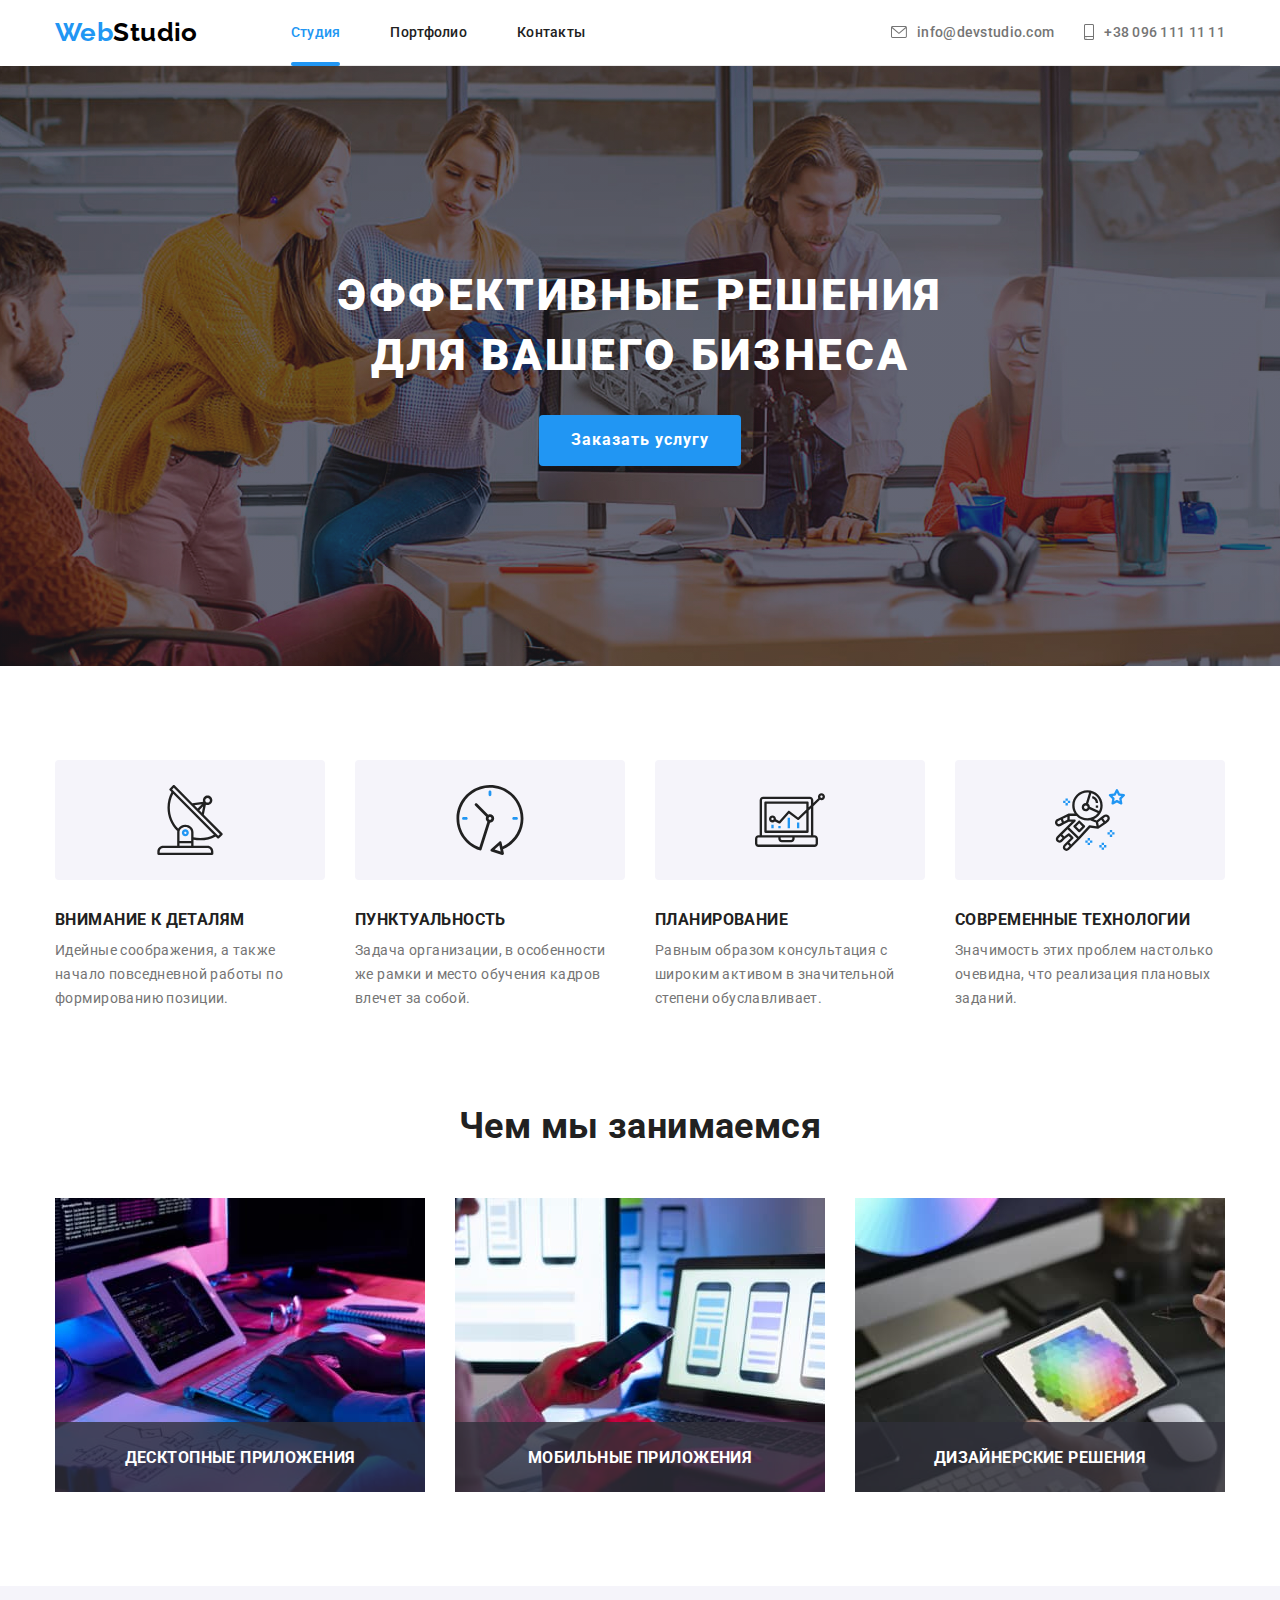
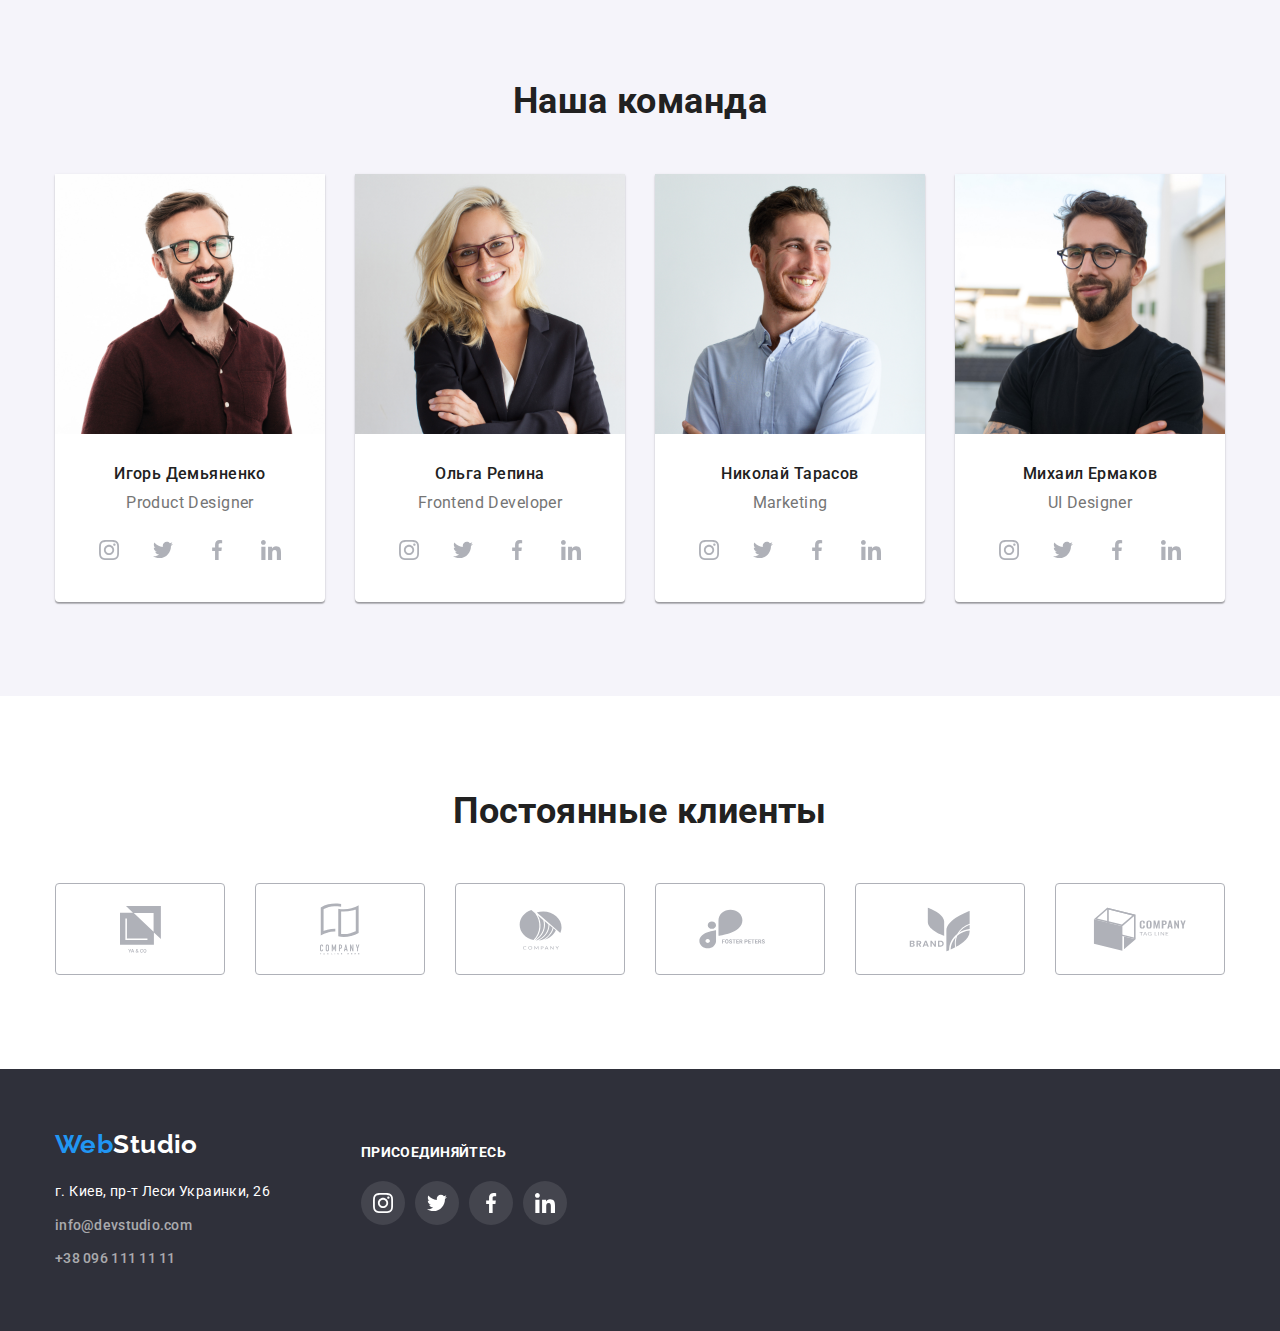
<file: index.html>
<!DOCTYPE html>
<html lang="ru">
  <head>
    <meta charset="UTF-8" />
    <meta http-equiv="X-UA-Compatible" content="IE=edge" />
    <meta name="viewport" content="width=device-width, initial-scale=1.0" />
    <title>Студия</title>
    <link rel="preconnect" href="https://fonts.googleapis.com" />
    <link rel="preconnect" href="https://fonts.gstatic.com" crossorigin />
    <link
      rel="stylesheet"
      href="https://fonts.googleapis.com/css2?family=Raleway:wght@700&family=Roboto:wght@400;500;700;900&display=swap"
    />
    <link
      rel="stylesheet"
      href="https://cdnjs.cloudflare.com/ajax/libs/modern-normalize/1.0.0/modern-normalize.min.css"
    />
    <link rel="stylesheet" href="./css/styles.css" />
  </head>

  <body>
    <!-- Шапка сайта -->
    <header>
      <div class="container">
        <nav class="site-nav">
          <a class="logo" href="./index.html"><span>Web</span>Studio</a>
          <ul class="list menu">
            <li><a class="link current" href="./index.html">Студия</a></li>
            <li><a class="link" href="./portfolio.html">Портфолио</a></li>
            <li><a class="link" href="">Контакты</a></li>
          </ul>
        </nav>
        <ul class="list contacts-header">
          <li>
            <a class="link" href="mailto:info@devstudio.com">
              <svg width="16px" height="12px">
                <use href="./images/icons_sprite.svg#icon-contact-email"></use>
              </svg>
              <span> info@devstudio.com </span>
            </a>
          </li>
          <li>
            <a class="link" href="tel:+380961111111">
              <svg width="10px" height="16px">
                <use href="./images/icons_sprite.svg#icon-contact-phone"></use>
              </svg>
              <span> +38 096 111 11 11 </span>
            </a>
          </li>
        </ul>
      </div>
    </header>

    <!-- Уникальный контент страницы-->
    <main>
      <!-- Герой сайта -->
      <section class="section hero">
        <div class="container">
          <h1 class="hero-title">Эффективные решения для вашего бизнеса</h1>
          <button type="button" class="service-ordering-button" data-modal-open>
            Заказать услугу
          </button>
        </div>
      </section>

      <!-- Модальное окно -->
      <div class="backdrop is-hidden" data-modal>
        <div class="modal-window">
          <button type="button" class="close" data-modal-close>
            <svg width="11px" height="11px" class="icon-close">
              <use href="./images/icons_sprite.svg#icon-close"></use>
            </svg>
          </button>
        </div>
      </div>

      <!-- Преимущества -->
      <section class="section">
        <div class="container">
          <ul class="list feature">
            <li class="feature-card">
              <svg class="feature-icon" height="120px">
                <use
                  href="./images/icons_sprite.svg#icon-features-antenna"
                  width="70px"
                  height="70px"
                ></use>
              </svg>
              <h3 class="feature-title">Внимание к деталям</h3>
              <p class="feature-discription">
                Идейные соображения, а также начало повседневной работы по формированию позиции.
              </p>
            </li>
            <li class="feature-card">
              <svg class="feature-icon" height="120px">
                <use
                  href="./images/icons_sprite.svg#icon-features-clock"
                  width="70px"
                  height="70px"
                ></use>
              </svg>
              <h3 class="feature-title">Пунктуальность</h3>
              <p class="feature-discription">
                Задача организации, в особенности же рамки и место обучения кадров влечет за собой.
              </p>
            </li>
            <li class="feature-card">
              <svg class="feature-icon" height="120px">
                <use
                  href="./images/icons_sprite.svg#icon-features-diagram"
                  width="70px"
                  height="70px"
                ></use>
              </svg>
              <h3 class="feature-title">Планирование</h3>
              <p class="feature-discription">
                Равным образом консультация с широким активом в значительной степени обуславливает.
              </p>
            </li>
            <li class="feature-card">
              <svg class="feature-icon" height="120px">
                <use
                  href="./images/icons_sprite.svg#icon-features-astronaut"
                  width="70px"
                  height="70px"
                ></use>
              </svg>
              <h3 class="feature-title">Современные технологии</h3>
              <p class="feature-discription">
                Значимость этих проблем настолько очевидна, что реализация плановых заданий.
              </p>
            </li>
          </ul>
        </div>
      </section>

      <!-- Чем мы занимаемся -->
      <section class="section wedo">
        <div class="container">
          <h2 class="section-title">Чем мы занимаемся</h2>
          <ul class="list">
            <li class="wedo-item">
              <img
                class="img-wedo"
                src="./images/coding.jpg"
                width="370"
                height="294"
                alt="Написание кода"
              />
              <h3 class="wedo-description">Десктопные приложения</h3>
            </li>
            <li class="wedo-item">
              <img
                class="img-wedo"
                src="./images/uidesign.jpg"
                width="370"
                height="294"
                alt="Разработка пользовательских интерфейсов"
              />
              <h3 class="wedo-description">Мобильные приложения</h3>
            </li>
            <li class="wedo-item">
              <img
                class="img-wedo"
                src="./images/photodesign.jpg"
                width="370"
                height="294"
                alt="Дизайн"
              />
              <h3 class="wedo-description">Дизайнерские решения</h3>
            </li>
          </ul>
        </div>
      </section>

      <!-- Наша команда -->
      <section class="section team">
        <div class="container">
          <h2 class="section-title">Наша команда</h2>
          <ul class="list team">
            <li class="card-team">
              <img
                src="./images/team_dem.jpg"
                class="team-photo"
                width="270"
                height="260"
                alt="фото сотрудника"
              />
              <h3 class="team-title">Игорь Демьяненко</h3>
              <p class="team-discription">Product Designer</p>
              <ul class="list team-social">
                <li>
                  <a class="icon" href="">
                    <svg width="20px" height="20px">
                      <use href="./images/icons_sprite.svg#icon-instagram"></use>
                    </svg>
                  </a>
                </li>
                <li>
                  <a class="icon" href="">
                    <svg width="20px" height="20px">
                      <use href="./images/icons_sprite.svg#icon-twitter"></use>
                    </svg>
                  </a>
                </li>
                <li>
                  <a class="icon" href="">
                    <svg width="20px" height="20px">
                      <use href="./images/icons_sprite.svg#icon-facebook"></use>
                    </svg>
                  </a>
                </li>
                <li>
                  <a class="icon" href="">
                    <svg width="20px" height="20px">
                      <use href="./images/icons_sprite.svg#icon-linkedin"></use>
                    </svg>
                  </a>
                </li>
              </ul>
            </li>
            <li class="card-team">
              <img
                src="./images/team_rep.jpg"
                class="team-photo"
                width="270"
                height="260"
                alt="фото сотрудника"
              />
              <h3 class="team-title">Ольга Репина</h3>
              <p class="team-discription">Frontend Developer</p>
              <ul class="list team-social">
                <li>
                  <a class="icon" href="">
                    <svg width="20px" height="20px">
                      <use href="./images/icons_sprite.svg#icon-instagram"></use>
                    </svg>
                  </a>
                </li>
                <li>
                  <a class="icon" href="">
                    <svg width="20px" height="20px">
                      <use href="./images/icons_sprite.svg#icon-twitter"></use>
                    </svg>
                  </a>
                </li>
                <li>
                  <a class="icon" href="">
                    <svg width="20px" height="20px">
                      <use href="./images/icons_sprite.svg#icon-facebook"></use>
                    </svg>
                  </a>
                </li>
                <li>
                  <a class="icon" href="">
                    <svg width="20px" height="20px">
                      <use href="./images/icons_sprite.svg#icon-linkedin"></use>
                    </svg>
                  </a>
                </li>
              </ul>
            </li>
            <li class="card-team">
              <img
                src="./images/team_tar.jpg"
                class="team-photo"
                width="270"
                height="260"
                alt="фото сотрудника"
              />
              <h3 class="team-title">Николай Тарасов</h3>
              <p class="team-discription">Marketing</p>
              <ul class="list team-social">
                <li>
                  <a class="icon" href="">
                    <svg width="20px" height="20px">
                      <use href="./images/icons_sprite.svg#icon-instagram"></use>
                    </svg>
                  </a>
                </li>
                <li>
                  <a class="icon" href="">
                    <svg width="20px" height="20px">
                      <use href="./images/icons_sprite.svg#icon-twitter"></use>
                    </svg>
                  </a>
                </li>
                <li>
                  <a class="icon" href="">
                    <svg width="20px" height="20px">
                      <use href="./images/icons_sprite.svg#icon-facebook"></use>
                    </svg>
                  </a>
                </li>
                <li>
                  <a class="icon" href="">
                    <svg width="20px" height="20px">
                      <use href="./images/icons_sprite.svg#icon-linkedin"></use>
                    </svg>
                  </a>
                </li>
              </ul>
            </li>
            <li class="card-team">
              <img
                src="./images/team_erm.jpg"
                class="team-photo"
                width="270"
                height="260"
                alt="фото сотрудника"
              />
              <h3 class="team-title">Михаил Ермаков</h3>
              <p class="team-discription">UI Designer</p>
              <ul class="list team-social">
                <li>
                  <a class="icon" href="">
                    <svg width="20px" height="20px">
                      <use href="./images/icons_sprite.svg#icon-instagram"></use>
                    </svg>
                  </a>
                </li>
                <li>
                  <a class="icon" href="">
                    <svg width="20px" height="20px">
                      <use href="./images/icons_sprite.svg#icon-twitter"></use>
                    </svg>
                  </a>
                </li>
                <li>
                  <a class="icon" href="">
                    <svg width="20px" height="20px">
                      <use href="./images/icons_sprite.svg#icon-facebook"></use>
                    </svg>
                  </a>
                </li>
                <li>
                  <a class="icon" href="">
                    <svg width="20px" height="20px">
                      <use href="./images/icons_sprite.svg#icon-linkedin"></use>
                    </svg>
                  </a>
                </li>
              </ul>
            </li>
          </ul>
        </div>
      </section>

      <!-- Постоянные клиенты -->
      <section class="section">
        <div class="container">
          <h2 class="section-title">Постоянные клиенты</h2>
          <ul class="list clients">
            <li>
              <a class="icon" href="">
                <svg width="41px" height="47px">
                  <use href="./images/icons_sprite.svg#icon-logo-company1"></use>
                </svg>
              </a>
            </li>
            <li>
              <a class="icon" href="">
                <svg width="40px" height="52">
                  <use href="./images/icons_sprite.svg#icon-logo-company2"></use>
                </svg>
              </a>
            </li>
            <li>
              <a class="icon" href="">
                <svg width="43px" height="41px">
                  <use href="./images/icons_sprite.svg#icon-logo-company3"></use>
                </svg>
              </a>
            </li>
            <li>
              <a class="icon" href="">
                <svg width="84px" height="40px">
                  <use href="./images/icons_sprite.svg#icon-logo-company4"></use>
                </svg>
              </a>
            </li>
            <li>
              <a class="icon" href="">
                <svg width="62px" height="45px">
                  <use href="./images/icons_sprite.svg#icon-logo-company5"></use>
                </svg>
              </a>
            </li>
            <li>
              <a class="icon" href="">
                <svg width="94px" height="44px">
                  <use href="./images/icons_sprite.svg#icon-logo-company6"></use>
                </svg>
              </a>
            </li>
          </ul>
        </div>
      </section>
    </main>

    <!-- Футер -->
    <footer>
      <div class="container">
        <div class="div-contacts">
          <a class="logo" href="./index.html"><span>Web</span>Studio</a>
          <address>г. Киев, пр-т Леси Украинки, 26</address>
          <ul class="list contacts-footer">
            <li><a class="link" href="mailto:info@devstudio.com">info@devstudio.com</a></li>
            <li><a class="link" href="tel:+380961111111">+38 096 111 11 11</a></li>
          </ul>
        </div>
        <div class="follow-us">
          <h3 class="follow-us-title">Присоединяйтесь</h3>
          <ul class="list">
            <li>
              <a class="icon" href="">
                <svg width="20px" height="20px">
                  <use href="./images/icons_sprite.svg#icon-instagram"></use>
                </svg>
              </a>
            </li>
            <li>
              <a class="icon" href="">
                <svg width="20px" height="20px">
                  <use href="./images/icons_sprite.svg#icon-twitter"></use>
                </svg>
              </a>
            </li>
            <li>
              <a class="icon" href="">
                <svg width="20px" height="20px">
                  <use href="./images/icons_sprite.svg#icon-facebook"></use>
                </svg>
              </a>
            </li>
            <li>
              <a class="icon" href="">
                <svg width="20px" height="20px">
                  <use href="./images/icons_sprite.svg#icon-linkedin"></use>
                </svg>
              </a>
            </li>
          </ul>
        </div>
      </div>
    </footer>
    <script src="./js/modal.js"></script>
  </body>
</html>
</file>
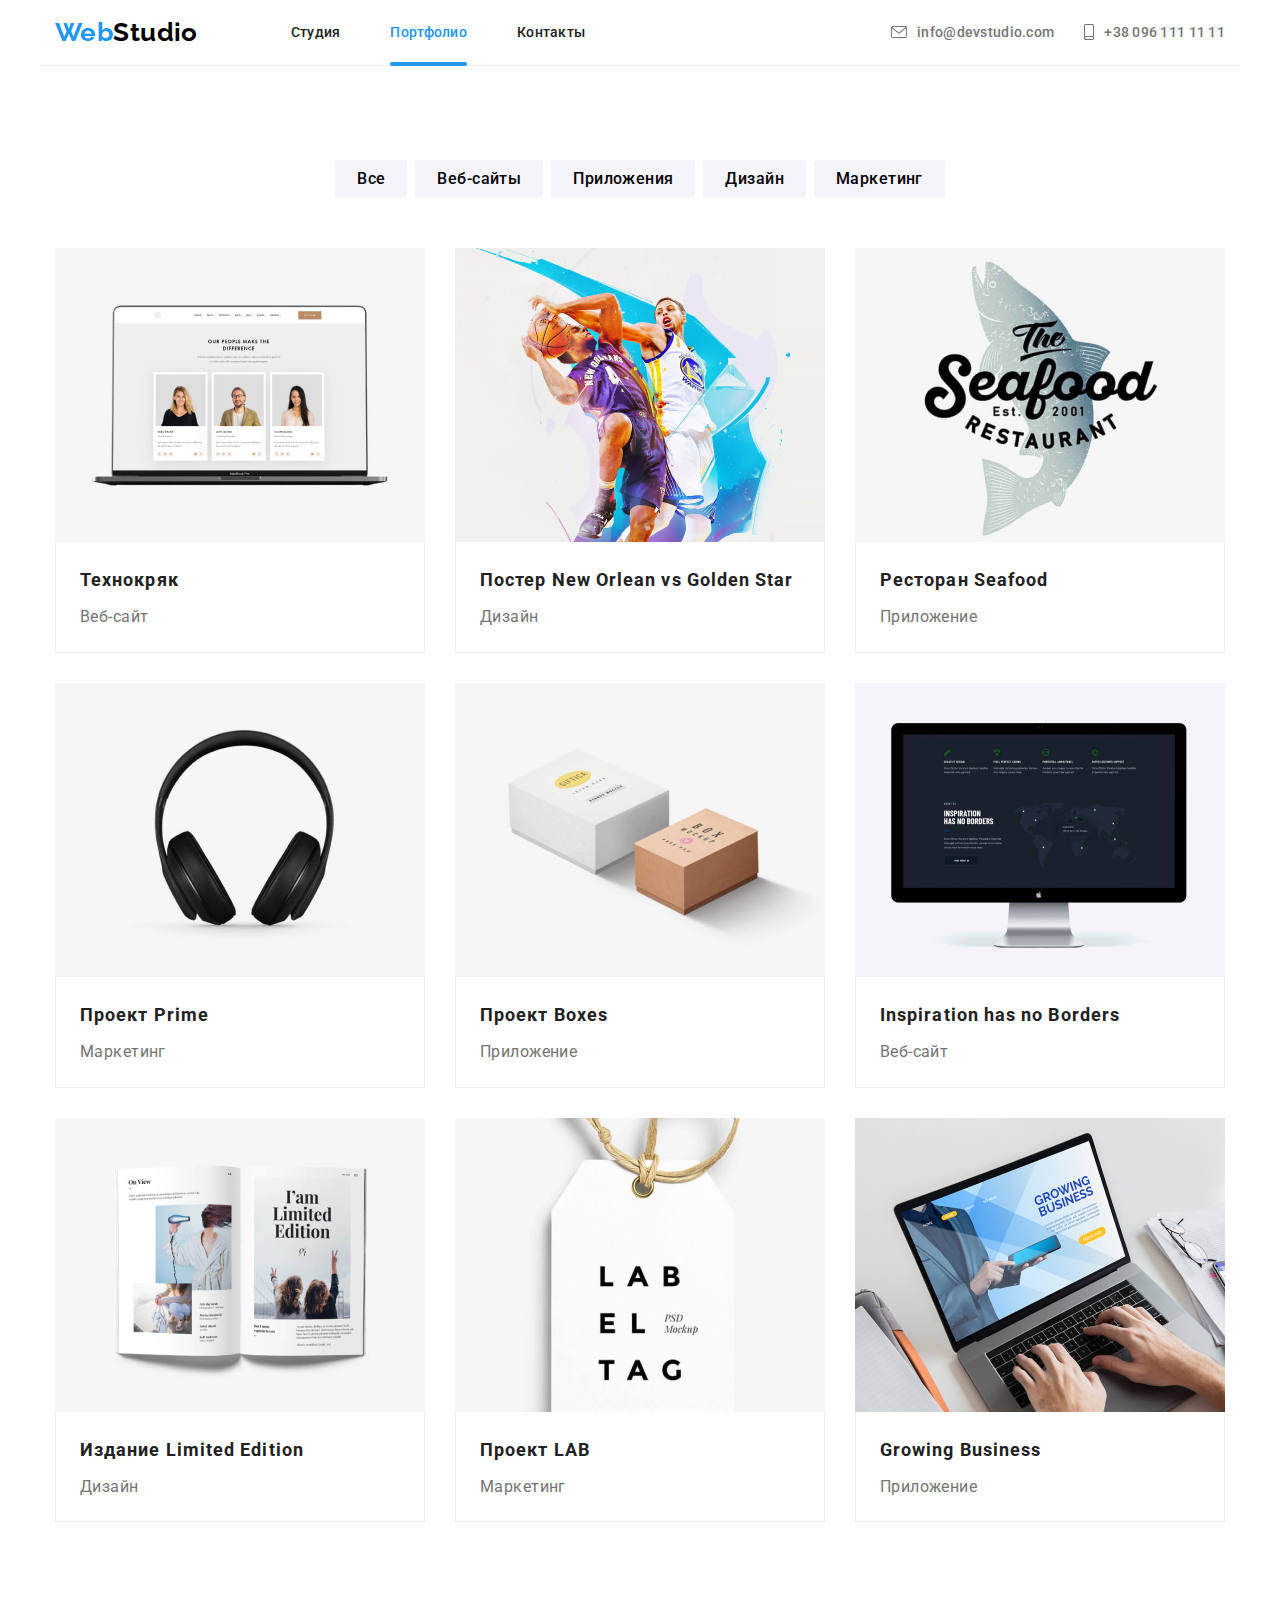
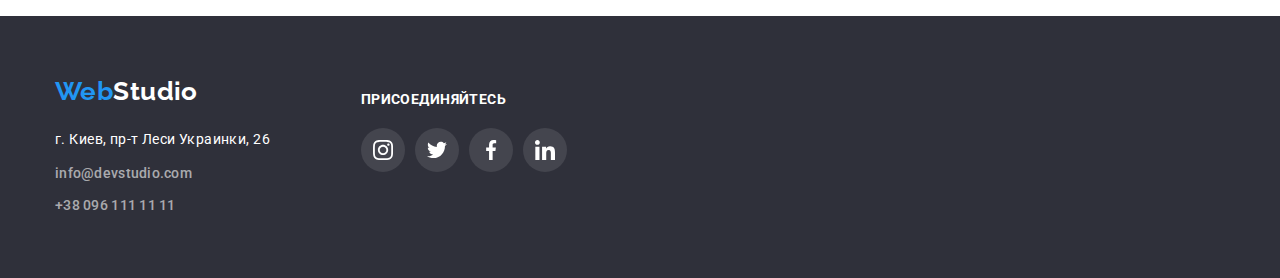
<file: portfolio.html>
<!DOCTYPE html>
<html lang="en">
  <head>
    <meta charset="UTF-8" />
    <meta http-equiv="X-UA-Compatible" content="IE=edge" />
    <meta name="viewport" content="width=device-width, initial-scale=1.0" />
    <title>Портфолио</title>
    <link rel="preconnect" href="https://fonts.googleapis.com" />
    <link rel="preconnect" href="https://fonts.gstatic.com" crossorigin />
    <link
      rel="stylesheet"
      href="https://fonts.googleapis.com/css2?family=Raleway:wght@700&family=Roboto:wght@400;500;700;900&display=swap"
    />
    <link
      rel="stylesheet"
      href="https://cdnjs.cloudflare.com/ajax/libs/modern-normalize/1.0.0/modern-normalize.min.css"
    />
    <link rel="stylesheet" href="./css/styles.css" />
  </head>
  <body>
    <!-- Шапка сайта -->
    <header>
      <div class="container">
        <nav class="site-nav">
          <a class="logo" href="./index.html"><span>Web</span>Studio</a>
          <ul class="list menu">
            <li><a class="link" href="./index.html">Студия</a></li>
            <li><a class="link current" href="./portfolio.html">Портфолио</a></li>
            <li><a class="link" href="">Контакты</a></li>
          </ul>
        </nav>
        <ul class="list contacts-header">
          <li>
            <a class="link" href="mailto:info@devstudio.com">
              <svg width="16px" height="12px">
                <use href="./images/icons_sprite.svg#icon-contact-email"></use>
              </svg>
              <span> info@devstudio.com </span>
            </a>
          </li>
          <li>
            <a class="link" href="tel:+380961111111">
              <svg width="10px" height="16px">
                <use href="./images/icons_sprite.svg#icon-contact-phone"></use>
              </svg>
              <span> +38 096 111 11 11 </span>
            </a>
          </li>
        </ul>
      </div>
    </header>

    <!-- Уникальный контент страницы-->
    <main class="portfolio">
      <section class="section">
        <div class="container">
          <ul class="list buttons">
            <li>
              <button type="button">Все</button>
            </li>
            <li>
              <button type="button">Веб-сайты</button>
            </li>
            <li>
              <button type="button">Приложения</button>
            </li>
            <li>
              <button type="button">Дизайн</button>
            </li>
            <li>
              <button type="button">Маркетинг</button>
            </li>
          </ul>
          <ul class="list portfolio-list">
            <li class="portfolio-card">
              <a class="portfolio-card-link" href="">
                <div class="portfolio-image">
                  <img src="./images/portf_technokryak.jpg" width="370" alt="Фото веб-сайта" />
                  <p class="portfolio-about">
                    Технокряк это современная площадка распространения коронавируса. Компании
                    используют эту платформу для цифрового шпионажа и атак на защищённые сервера
                    конкурентов.
                  </p>
                </div>
                <div class="portfolio-text">
                  <h2 class="portfolio-title">Технокряк</h2>
                  <p class="portfolio-description">Веб-сайт</p>
                </div>
              </a>
            </li>
            <li class="portfolio-card">
              <a class="portfolio-card-link" href="">
                <div class="portfolio-image">
                  <img src="./images/portf_poster.jpg" width="370" alt="Фото веб-сайта" />
                  <p class="portfolio-about">
                    Технокряк это современная площадка распространения коронавируса. Компании
                    используют эту платформу для цифрового шпионажа и атак на защищённые сервера
                    конкурентов.
                  </p>
                </div>
                <div class="portfolio-text">
                  <h2 class="portfolio-title">Постер New Orlean vs Golden Star</h2>
                  <p class="portfolio-description">Дизайн</p>
                </div>
              </a>
            </li>
            <li class="portfolio-card">
              <a class="portfolio-card-link" href="">
                <div class="portfolio-image">
                  <img src="./images/portf_seafood.jpg" width="370" alt="Фото веб-сайта" />
                  <p class="portfolio-about">
                    Технокряк это современная площадка распространения коронавируса. Компании
                    используют эту платформу для цифрового шпионажа и атак на защищённые сервера
                    конкурентов.
                  </p>
                </div>
                <div class="portfolio-text">
                  <h2 class="portfolio-title">Ресторан Seafood</h2>
                  <p class="portfolio-description">Приложение</p>
                </div>
              </a>
            </li>
            <li class="portfolio-card">
              <a class="portfolio-card-link" href="">
                <div class="portfolio-image">
                  <img src="./images/portf_prime.jpg" width="370" alt="Фото веб-сайта" />
                  <p class="portfolio-about">
                    Технокряк это современная площадка распространения коронавируса. Компании
                    используют эту платформу для цифрового шпионажа и атак на защищённые сервера
                    конкурентов.
                  </p>
                </div>
                <div class="portfolio-text">
                  <h2 class="portfolio-title">Проект Prime</h2>
                  <p class="portfolio-description">Маркетинг</p>
                </div>
              </a>
            </li>
            <li class="portfolio-card">
              <a class="portfolio-card-link" href="">
                <div class="portfolio-image">
                  <img src="./images/portf_boxes.jpg" width="370" alt="Фото веб-сайта" />
                  <p class="portfolio-about">
                    Технокряк это современная площадка распространения коронавируса. Компании
                    используют эту платформу для цифрового шпионажа и атак на защищённые сервера
                    конкурентов.
                  </p>
                </div>
                <div class="portfolio-text">
                  <h2 class="portfolio-title">Проект Boxes</h2>
                  <p class="portfolio-description">Приложение</p>
                </div>
              </a>
            </li>
            <li class="portfolio-card">
              <a class="portfolio-card-link" href="">
                <div class="portfolio-image">
                  <img src="./images/portf_inspiration.jpg" width="370" alt="Фото веб-сайта" />
                  <p class="portfolio-about">
                    Технокряк это современная площадка распространения коронавируса. Компании
                    используют эту платформу для цифрового шпионажа и атак на защищённые сервера
                    конкурентов.
                  </p>
                </div>
                <div class="portfolio-text">
                  <h2 class="portfolio-title">Inspiration has no Borders</h2>
                  <p class="portfolio-description">Веб-сайт</p>
                </div>
              </a>
            </li>
            <li class="portfolio-card">
              <a class="portfolio-card-link" href="">
                <div class="portfolio-image">
                  <img src="./images/portf_le.jpg" width="370" alt="Фото веб-сайта" />
                  <p class="portfolio-about">
                    Технокряк это современная площадка распространения коронавируса. Компании
                    используют эту платформу для цифрового шпионажа и атак на защищённые сервера
                    конкурентов.
                  </p>
                </div>
                <div class="portfolio-text">
                  <h2 class="portfolio-title">Издание Limited Edition</h2>
                  <p class="portfolio-description">Дизайн</p>
                </div>
              </a>
            </li>
            <li class="portfolio-card">
              <a class="portfolio-card-link" href="">
                <div class="portfolio-image">
                  <img src="./images/portf_lab.jpg" width="370" alt="Фото веб-сайта" />
                  <p class="portfolio-about">
                    Технокряк это современная площадка распространения коронавируса. Компании
                    используют эту платформу для цифрового шпионажа и атак на защищённые сервера
                    конкурентов.
                  </p>
                </div>
                <div class="portfolio-text">
                  <h2 class="portfolio-title">Проект LAB</h2>
                  <p class="portfolio-description">Маркетинг</p>
                </div>
              </a>
            </li>
            <li class="portfolio-card">
              <a class="portfolio-card-link" href="">
                <div class="portfolio-image">
                  <img src="./images/portf_gb.jpg" width="370" alt="Фото веб-сайта" />
                  <p class="portfolio-about">
                    Технокряк это современная площадка распространения коронавируса. Компании
                    используют эту платформу для цифрового шпионажа и атак на защищённые сервера
                    конкурентов.
                  </p>
                </div>
                <div class="portfolio-text">
                  <h2 class="portfolio-title">Growing Business</h2>
                  <p class="portfolio-description">Приложение</p>
                </div>
              </a>
            </li>
          </ul>
        </div>
      </section>
    </main>

    <!-- Футер -->
    <footer>
      <div class="container">
        <div class="div-contacts">
          <a class="logo" href="./index.html"><span>Web</span>Studio</a>
          <address>г. Киев, пр-т Леси Украинки, 26</address>
          <ul class="list contacts-footer">
            <li><a class="link" href="mailto:info@devstudio.com">info@devstudio.com</a></li>
            <li><a class="link" href="tel:+380961111111">+38 096 111 11 11</a></li>
          </ul>
        </div>
        <div class="follow-us">
          <h3 class="follow-us-title">Присоединяйтесь</h3>
          <ul class="list">
            <li>
              <a class="icon" href="">
                <svg width="20px" height="20px">
                  <use href="./images/icons_sprite.svg#icon-instagram"></use>
                </svg>
              </a>
            </li>
            <li>
              <a class="icon" href="">
                <svg width="20px" height="20px">
                  <use href="./images/icons_sprite.svg#icon-twitter"></use>
                </svg>
              </a>
            </li>
            <li>
              <a class="icon" href="">
                <svg width="20px" height="20px">
                  <use href="./images/icons_sprite.svg#icon-facebook"></use>
                </svg>
              </a>
            </li>
            <li>
              <a class="icon" href="">
                <svg width="20px" height="20px">
                  <use href="./images/icons_sprite.svg#icon-linkedin"></use>
                </svg>
              </a>
            </li>
          </ul>
        </div>
      </div>
    </footer>
  </body>
</html>
</file>
<file: css/styles.css>
:root {
  --color-white: #ffffff;
  --color-black: #000000;
  --color-primary-text: #212121;
  --color-secondary-text: #757575;
  --color-accent: #2196f3;
  --color-contact-footer: rgba(255, 255, 255, 0.6);

  --effect-time: 250ms;
  --effect-function: cubic-bezier(0.4, 0, 0.2, 1);
}

body {
  background-color: var(--color-white);
  color: var(--color-primary-text);
  font-family: 'Roboto', sans-serif;
  letter-spacing: 0.03em;
  font-size: 14px;
  line-height: 1.2;
}

a {
  text-decoration: none;
  color: inherit;
}

.list {
  list-style: none;
}

.link,
.icon {
  transition-duration: var(--effect-time);
  transition-timing-function: var(--effect-function);
}

h1,
h2,
h3,
h4,
h5,
h6,
p,
ul {
  margin: 0;
  padding-inline-start: 0;
}

img {
  display: block;
}

.container {
  width: 1200px;
  margin: 0 auto;
  padding-left: 15px;
  padding-right: 15px;
}

.section {
  padding-top: 94px;
  padding-bottom: 94px;
}

/* Шапка сайта */

header .container {
  display: flex;
  align-items: center;
  border-bottom: 1px solid #ececec;
}

.site-nav {
  display: flex;
}

.logo {
  align-self: center;
  margin-right: 93px;

  color: var(--color-black);
  font-family: 'Raleway', sans-serif;
  font-weight: 700;
  font-size: 26px;
}

.menu,
.contacts-header {
  display: flex;
  align-items: stretch;

  font-weight: 500;
  letter-spacing: 0.02em;
  fill: var(--color-secondary-text);
}

.menu .link {
  display: block;
  padding-top: 24px;
  padding-bottom: 24px;
}

.menu li {
  position: relative;
}

.menu li:not(:last-child) {
  margin-right: 50px;
}

.contacts-header li:not(:last-child) {
  margin-right: 30px;
}

.contacts-header {
  margin-left: auto;
  color: var(--color-secondary-text);
}

.contacts-header .link {
  display: flex;
  align-items: center;
}

.contacts-header svg {
  margin-right: 10px;
}

header .link:hover,
header .link:focus,
.current {
  color: var(--color-accent);
  fill: var(--color-accent);
}

.current::after {
  position: absolute;
  bottom: -1px;
  left: 0;

  content: '';
  width: 100%;
  height: 4px;
  border-radius: 2px;

  background-color: var(--color-accent);
}

/* Main Студия*/

.section.hero {
  background-image: linear-gradient(rgba(47, 48, 58, 0.4), rgba(47, 48, 58, 0.4)),
    url(../images/background-hero.jpg);
  background-size: 1600px;
  background-repeat: no-repeat;
  background-position: center;
  background-color: #2f303a;

  padding-top: 200px;
  padding-bottom: 200px;
}

.hero-title {
  margin-left: auto;
  margin-right: auto;
  margin-bottom: 30px;
  width: 696px;

  color: var(--color-white);
  font-weight: 900;
  font-size: 44px;
  line-height: 1.36;
  text-align: center;
  letter-spacing: 0.06em;
  text-transform: uppercase;
}

.hero button {
  display: block;
  margin: 0 auto;
  padding: 10px 32px;
  border-color: var(--color-accent);
  border-radius: 4px;
  border-style: none;
  min-width: 200px;

  color: var(--color-white);
  background-color: var(--color-accent);
  font-family: inherit;
  font-weight: 700;
  font-size: 16px;
  line-height: 1.9;
  text-align: center;
  letter-spacing: 0.06em;
}

.hero button:hover {
  cursor: pointer;
}

.feature {
  display: flex;
  flex-wrap: wrap;
}

.feature-card {
  display: flex;
  flex-direction: column;
  width: calc((100% - 90px) / 4);
}

.feature-card:not(:last-child) {
  margin-right: 30px;
}

.feature-icon {
  background-color: #f5f4fa;
  border-radius: 4px;
  padding: 25px 100px;
  margin-bottom: 30px;
}

.feature-title {
  margin-bottom: 10px;

  font-weight: 700;
  text-transform: uppercase;
}

.feature-discription {
  color: var(--color-secondary-text);
  line-height: 1.71;
}

.section-title {
  margin-bottom: 50px;

  font-weight: 700;
  font-size: 36px;
  text-align: center;
}

.wedo {
  padding-top: 0px;
}

.wedo .list {
  display: flex;
  flex-wrap: wrap;
}

.wedo .list li:not(:last-child) {
  margin-right: 30px;
}

.wedo-item {
  position: relative;
}

.wedo-description {
  position: absolute;
  bottom: 0;

  display: flex;
  justify-content: center;
  align-items: center;
  width: 100%;
  height: 70px;

  font-weight: 700;
  text-transform: uppercase;
  color: var(--color-white);

  background-color: rgba(47, 48, 58, 0.8);
}

.team {
  background-color: #f5f4fa;
}

.list.team {
  display: flex;
  flex-wrap: wrap;
}

.card-team:not(:last-child) {
  margin-right: 30px;
}

.card-team {
  width: calc((100% - 90px) / 4);
  box-shadow: 0px 1px 3px rgba(0, 0, 0, 0.12), 0px 1px 1px rgba(0, 0, 0, 0.14),
    0px 2px 1px rgba(0, 0, 0, 0.2);
  border-radius: 0px 0px 4px 4px;
  padding-bottom: 30px;

  background-color: var(--color-white);
}

.team-photo {
  margin-bottom: 30px;
}

.team-title {
  margin-bottom: 10px;

  font-weight: 500;
  font-size: 16px;
  text-align: center;
}

.team-discription {
  color: var(--color-secondary-text);
  font-size: 16px;
  text-align: center;
  margin-bottom: 16px;
}

.list.team-social {
  display: flex;
  justify-content: center;
}

.team-social li:not(:last-child) {
  margin-right: 10px;
}

.team-social .icon {
  display: block;
  width: 44px;
  height: 44px;
  padding-left: 12px;
  padding-top: 12px;
  fill: #afb1b8;
  border-radius: 50%;
}

.team-social .icon:hover,
.team-social .icon:focus {
  fill: var(--color-white);
  background-color: var(--color-accent);
}

.list.clients {
  display: flex;
  justify-content: center;
}

.clients li:not(:last-child) {
  margin-right: 30px;
}

.clients .icon {
  display: flex;
  width: 170px;
  height: 92px;
  justify-content: center;
  align-items: center;
  fill: #afb1b8;
  border-radius: 4px;
  border: 1px solid #afb1b8;
}

.clients .icon:hover,
.clients .icon:focus {
  fill: var(--color-accent);
  border-color: var(--color-accent);
}

/* Main Портфолио */
.buttons {
  display: flex;
  flex-wrap: wrap;
  justify-content: center;

  margin-bottom: 50px;
}

.buttons li:not(:last-child) {
  margin-right: 8px;
}

.portfolio button {
  transition-duration: var(--effect-time);
  transition-timing-function: var(--effect-function);

  padding: 6px 22px;
  border-radius: 4px;
  border-style: none;

  background-color: #f5f4fa;
  font-family: inherit;
  font-weight: 500;
  font-size: 16px;
  line-height: 1.62;
  text-align: center;
  letter-spacing: inherit;
}

.portfolio button:hover,
.portfolio button:focus {
  background-color: var(--color-accent);
  color: var(--color-white);
  cursor: pointer;
  box-shadow: 0px 2px 2px 0px #0000001f;
  box-shadow: 0px 1px 2px 0px #00000014;
  box-shadow: 0px 3px 1px 0px #0000001a;
}

.portfolio-list {
  display: flex;
  flex-wrap: wrap;
}

.portfolio-card {
  width: calc((100% - 60px) / 3);

  margin-bottom: 30px;
}

.portfolio-card-link {
  transition-duration: var(--effect-time);
  transition-timing-function: var(--effect-function);
}

.portfolio-card-link:hover,
.portfolio-card-link:focus {
  display: block;

  box-shadow: 1px 4px 6px 0px #00000029;
  box-shadow: 0px 4px 4px 0px #0000000f;
  box-shadow: 0px 1px 1px 0px #0000001f;
}

.portfolio-card:not(:nth-child(3n)) {
  margin-right: 30px;
}

.portfolio-card:nth-last-child(-n + 3) {
  margin-bottom: 0px;
}

.portfolio-image {
  position: relative;
  overflow: hidden;
}

.portfolio-about {
  position: absolute;
  top: 0;
  transform: translate(0, 101%);

  transition-property: transform;
  transition-duration: var(--effect-time);
  transition-timing-function: var(--effect-function);

  display: flex;
  align-items: center;

  width: 100%;
  height: 100%;
  background-color: rgba(33, 150, 243, 0.9);

  padding-left: 24px;
  padding-right: 24px;

  font-size: 18px;
  line-height: 1.56;
  color: var(--color-white);
}

.portfolio-card-link:hover .portfolio-about,
.portfolio-card-link:focus .portfolio-about {
  transform: translate(0, 0);
}

.portfolio-text {
  padding: 20px 24px;

  border-right: 1px solid #eeeeee;
  border-bottom: 1px solid #eeeeee;
  border-left: 1px solid #eeeeee;
}

.portfolio-title {
  margin-bottom: 4px;

  font-weight: 700;
  font-size: 18px;
  line-height: 2;
  letter-spacing: 0.06em;
}

.portfolio-description {
  color: var(--color-secondary-text);
  font-size: 16px;
  line-height: 1.87;
}

/* Подвал */

footer {
  padding-top: 60px;
  padding-bottom: 60px;
  background-color: #2f303a;
}

footer .container {
  display: flex;
}

.div-contacts {
  margin-right: 70px;
}

.follow-us {
  margin-top: 15px;
}

footer .logo {
  display: inline-block;
  margin-bottom: 20px;

  color: var(--color-white);
}

.logo span {
  color: var(--color-accent);
}

footer address {
  margin-bottom: 10px;

  font-style: normal;
  color: var(--color-white);
  line-height: 1.71;
}

.contacts-footer {
  color: var(--color-contact-footer);
  line-height: 1.71;
  font-weight: 500;
  letter-spacing: 0.02em;
}

.contacts-footer li:not(:last-child) {
  margin-bottom: 9px;
}

footer .link:hover,
footer .link:focus {
  color: var(--color-accent);
}

.follow-us-title {
  color: var(--color-white);
  margin-bottom: 20px;

  font-weight: 700;
  font-size: 14px;
  line-height: 1.2;
  text-transform: uppercase;

  color: #ffffff;
}

.follow-us .list {
  display: flex;
}

.follow-us li:not(:last-child) {
  margin-right: 10px;
}

.follow-us .icon {
  display: block;
  width: 44px;
  height: 44px;
  padding-left: 12px;
  padding-top: 12px;
  fill: var(--color-white);
  border-radius: 50%;
  background: rgba(255, 255, 255, 0.1);
}

.follow-us .icon:hover,
.follow-us .icon:focus {
  background-color: var(--color-accent);
}

/* Модальное окно */

.backdrop {
  position: fixed;
  top: 0;
  width: 100%;
  height: 100%;

  background: rgba(0, 0, 0, 0.2);
  opacity: 1;
  transition: opacity var(--effect-time) var(--effect-function);
  z-index: 5;
}

.backdrop.is-hidden {
  opacity: 0;
  pointer-events: none;
}

.backdrop.is-hidden .modal-window {
  transform: translate(-50%, -50%) scale(1.3);
}

.modal-window {
  position: absolute;
  left: 50%;
  top: 50%;

  width: 528px;
  height: 581px;

  background: var(--color-white);
  box-shadow: 0px 1px 3px rgba(0, 0, 0, 0.12), 0px 1px 1px rgba(0, 0, 0, 0.14),
    0px 2px 1px rgba(0, 0, 0, 0.2);
  border-radius: 4px;
  transform: translate(-50%, -50%) scale(1);
  transition: transform var(--effect-time) var(--effect-function);
}

.close {
  position: absolute;
  top: 8px;
  right: 8px;
  border: 1px solid rgba(0, 0, 0, 0.1);

  width: 30px;
  height: 30px;
  border-radius: 50%;
  display: flex;
  justify-content: center;
  align-items: center;
  background-color: var(--color-white);
  transition: background-color, color, box-shadow var(--effect-time) var(--effect-function);
  cursor: pointer;
}

.close:hover .icon-close {
  background-color: var(--color-white);
  fill: var(--color-accent);
  transition: background-color, color, box-shadow var(--effect-time) var(--effect-function);
}

.icon-close {
  fill: black;
}
</file>
